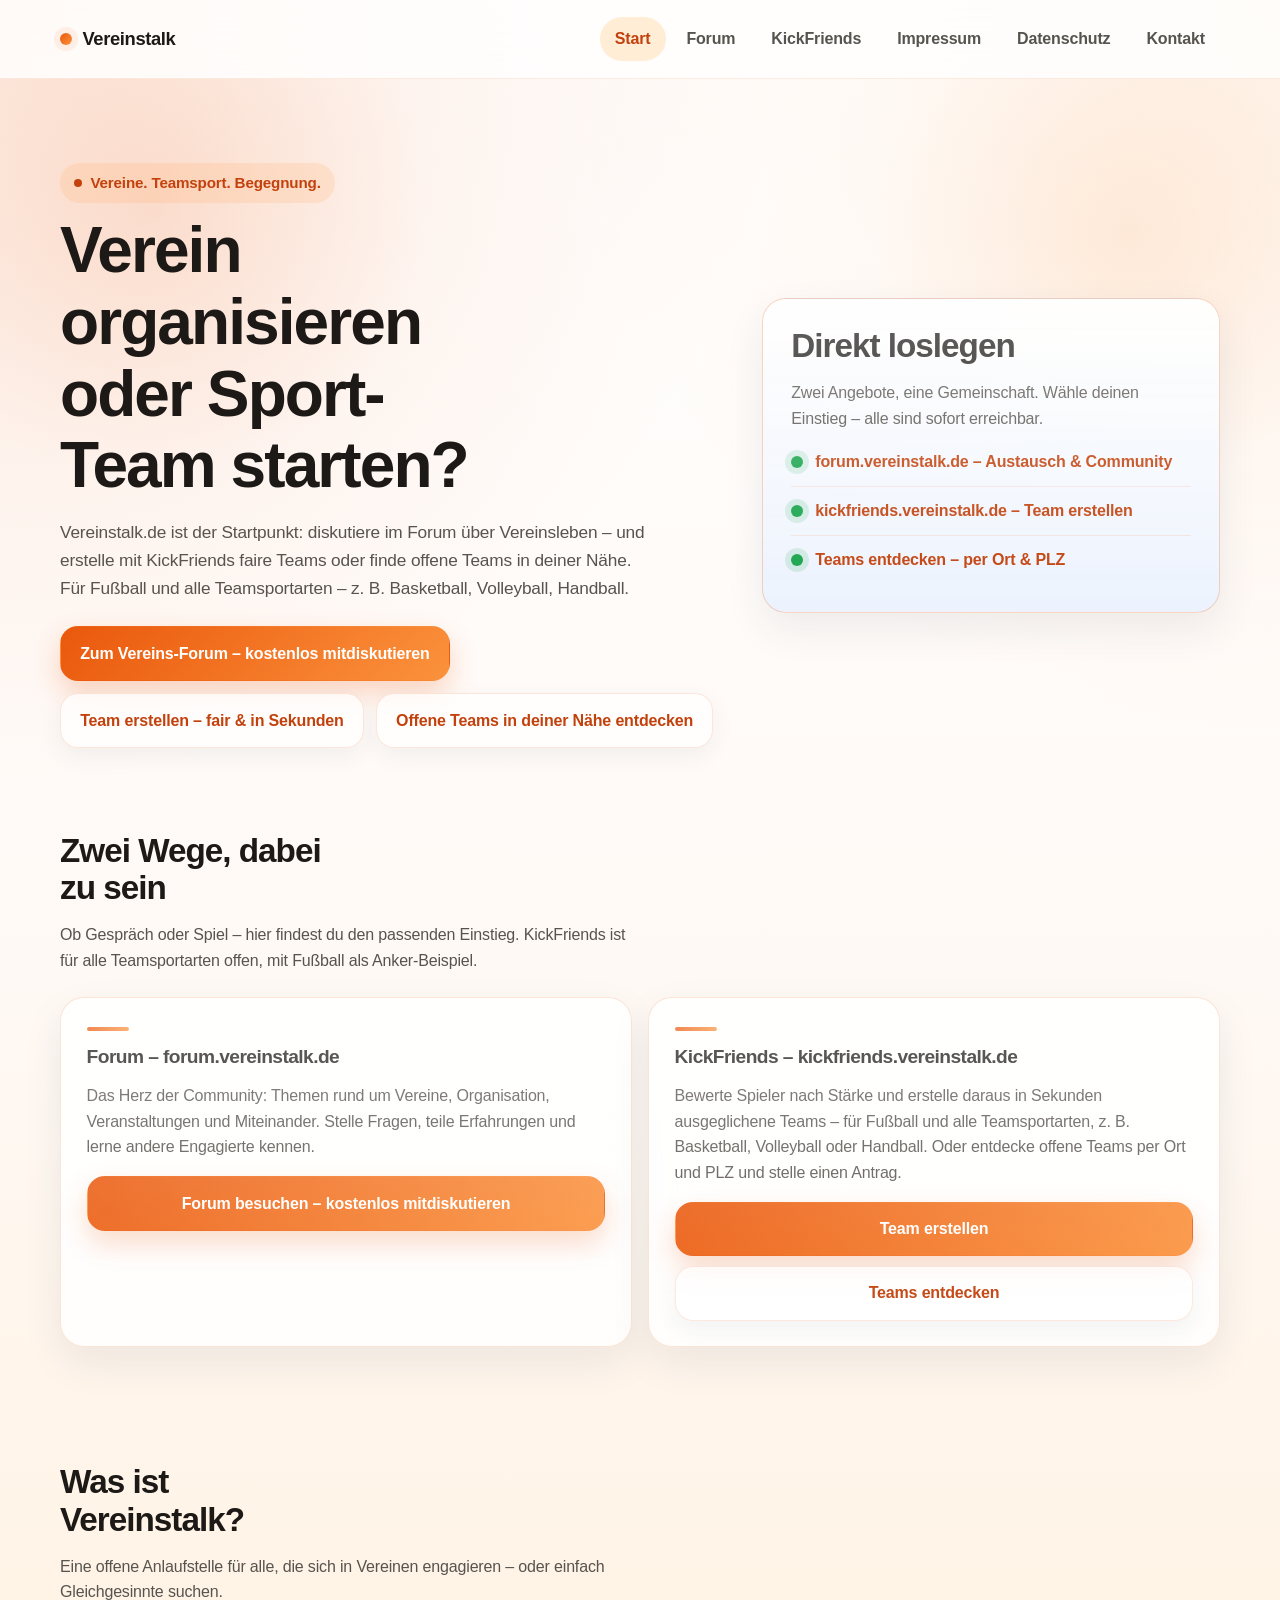
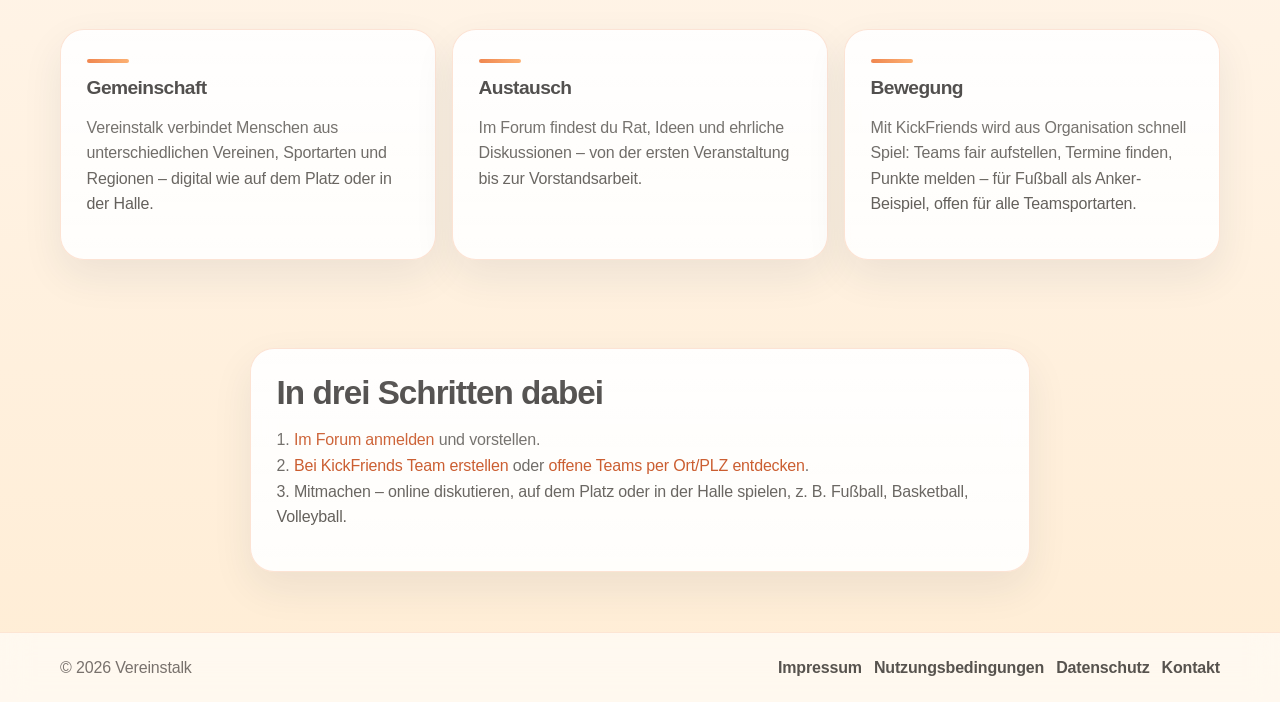
<file: de.vereinstalk/docs/index.html>
<!doctype html>
<html lang="de">
<head>
  <meta charset="utf-8">
  <meta name="viewport" content="width=device-width, initial-scale=1">
  <meta name="description" content="Vereinstalk – Treffpunkt für Vereine und Teamsport. Tausche dich im Forum aus und erstelle mit KickFriends faire Teams – für Fußball und alle Teamsportarten.">
  <title>Vereinstalk – Vereine. Menschen. Begegnung.</title>
  <link rel="canonical" href="https://vereinstalk.de/">
  <meta name="theme-color" content="#ea580c">
  <meta property="og:type" content="website">
  <meta property="og:locale" content="de_DE">
  <meta property="og:site_name" content="Vereinstalk">
  <meta property="og:title" content="Vereinstalk – Vereine. Menschen. Begegnung.">
  <meta property="og:description" content="Vereinstalk bringt zusammen, was zusammengehört: Diskutiere im Forum über Vereinsleben – und erstelle mit KickFriends faire Teams oder finde offene Teams in deiner Nähe. Für Fußball und alle Teamsportarten.">
  <meta property="og:url" content="https://vereinstalk.de/">
  <meta property="og:image" content="https://vereinstalk.de/assets/og-image.jpg">
  <meta property="og:image:secure_url" content="https://vereinstalk.de/assets/og-image.jpg">
  <meta property="og:image:type" content="image/jpeg">
  <meta property="og:image:width" content="1200">
  <meta property="og:image:height" content="627">
  <meta property="og:image:alt" content="Vereinstalk – Vereine. Menschen. Begegnung.">
  <meta name="twitter:card" content="summary_large_image">
  <meta name="twitter:title" content="Vereinstalk – Vereine. Menschen. Begegnung.">
  <meta name="twitter:description" content="Vereinstalk bringt zusammen, was zusammengehört: Diskutiere im Forum über Vereinsleben – und erstelle mit KickFriends faire Teams oder finde offene Teams in deiner Nähe. Für Fußball und alle Teamsportarten.">
  <meta name="twitter:image" content="https://vereinstalk.de/assets/og-image.jpg">
  <meta name="twitter:image:alt" content="Vereinstalk – Vereine. Menschen. Begegnung.">
  <link rel="stylesheet" href="assets/style.css">
  <link rel="icon" type="image/svg+xml" href="assets/favicon.svg">
</head>
<body>
<header class="site-header">
  <div class="container header-inner">
    <a class="brand" href="index.html">Vereinstalk</a>
    <nav class="site-nav" aria-label="Hauptnavigation">
      <a href="index.html" aria-current="page">Start</a>
      <a href="https://forum.vereinstalk.de">Forum</a>
      <a href="https://kickfriends.vereinstalk.de">KickFriends</a>
      <a href="impressum.html">Impressum</a>
      <a href="privacy.html">Datenschutz</a>
      <a href="support.html">Kontakt</a>
    </nav>
  </div>
</header>

<main>
  <section class="hero">
    <div class="container hero-grid">
      <div>
        <p class="eyebrow">Vereine. Teamsport. Begegnung.</p>
        <h1>Verein organisieren oder Sport-Team starten?</h1>
        <p class="lead">
          Vereinstalk.de ist der Startpunkt:
          diskutiere im Forum über Vereinsleben –
          und erstelle mit KickFriends faire Teams oder finde offene
          Teams in deiner Nähe. Für Fußball und alle Teamsportarten –
          z.&nbsp;B. Basketball, Volleyball, Handball.
        </p>
        <div class="button-row">
          <a class="button primary" href="https://forum.vereinstalk.de/t/vereinsleben?utm_source=vereinstalk-de&utm_medium=hero&utm_campaign=forum">Zum Vereins-Forum – kostenlos mitdiskutieren</a>
          <a class="button secondary" href="https://kickfriends.vereinstalk.de/register?utm_source=vereinstalk-de&utm_medium=hero&utm_campaign=kickfriends-create">Team erstellen – fair &amp; in Sekunden</a>
          <a class="button secondary" href="https://kickfriends.vereinstalk.de/entdecken?utm_source=vereinstalk-de&utm_medium=hero&utm_campaign=kickfriends-discover">Offene Teams in deiner Nähe entdecken</a>
        </div>
      </div>

      <aside class="card hero-card" aria-label="Unsere Angebote im Überblick">
        <h2>Direkt loslegen</h2>
        <p>
          Zwei Angebote, eine Gemeinschaft. Wähle deinen Einstieg –
          alle sind sofort erreichbar.
        </p>
        <ul class="status-list">
          <li><span class="status-dot" style="background:#16a34a;box-shadow:0 0 0 6px rgba(22,163,74,.14)" aria-hidden="true"></span> <a href="https://forum.vereinstalk.de/t/vereinsleben?utm_source=vereinstalk-de&utm_medium=hero-card&utm_campaign=forum">forum.vereinstalk.de – Austausch &amp; Community</a></li>
          <li><span class="status-dot" style="background:#16a34a;box-shadow:0 0 0 6px rgba(22,163,74,.14)" aria-hidden="true"></span> <a href="https://kickfriends.vereinstalk.de/register?utm_source=vereinstalk-de&utm_medium=hero-card&utm_campaign=kickfriends-create">kickfriends.vereinstalk.de – Team erstellen</a></li>
          <li><span class="status-dot" style="background:#16a34a;box-shadow:0 0 0 6px rgba(22,163,74,.14)" aria-hidden="true"></span> <a href="https://kickfriends.vereinstalk.de/entdecken?utm_source=vereinstalk-de&utm_medium=hero-card&utm_campaign=kickfriends-discover">Teams entdecken – per Ort &amp; PLZ</a></li>
        </ul>
      </aside>
    </div>
  </section>

  <section id="angebote" class="section alt-section">
    <div class="container">
      <div class="section-heading">
        <h2>Zwei Wege, dabei zu sein</h2>
        <p>
          Ob Gespräch oder Spiel – hier findest du den passenden Einstieg.
          KickFriends ist für alle Teamsportarten offen, mit Fußball als Anker-Beispiel.
        </p>
      </div>
      <div class="card-grid two">
        <article class="card store-card">
          <h3>Forum – forum.vereinstalk.de</h3>
          <p>
            Das Herz der Community: Themen rund um Vereine, Organisation,
            Veranstaltungen und Miteinander. Stelle Fragen, teile Erfahrungen
            und lerne andere Engagierte kennen.
          </p>
          <a class="button primary full-width" href="https://forum.vereinstalk.de/t/vereinsleben?utm_source=vereinstalk-de&utm_medium=angebote&utm_campaign=forum">Forum besuchen – kostenlos mitdiskutieren</a>
        </article>
        <article class="card store-card">
          <h3>KickFriends – kickfriends.vereinstalk.de</h3>
          <p>
            Bewerte Spieler nach Stärke und erstelle daraus in Sekunden
            ausgeglichene Teams – für Fußball und alle Teamsportarten,
            z.&nbsp;B. Basketball, Volleyball oder Handball. Oder entdecke
            offene Teams per Ort und PLZ und stelle einen Antrag.
          </p>
          <a class="button primary full-width" href="https://kickfriends.vereinstalk.de/register?utm_source=vereinstalk-de&utm_medium=angebote&utm_campaign=kickfriends-create">Team erstellen</a>
          <p style="margin:.6rem 0 0">
            <a class="button secondary full-width" href="https://kickfriends.vereinstalk.de/entdecken?utm_source=vereinstalk-de&utm_medium=angebote&utm_campaign=kickfriends-discover">Teams entdecken</a>
          </p>
        </article>
      </div>
    </div>
  </section>

  <section class="section">
    <div class="container">
      <div class="section-heading">
        <h2>Was ist Vereinstalk?</h2>
        <p>
          Eine offene Anlaufstelle für alle, die sich in Vereinen engagieren –
          oder einfach Gleichgesinnte suchen.
        </p>
      </div>
      <div class="card-grid three">
        <article class="card">
          <h3>Gemeinschaft</h3>
          <p>
            Vereinstalk verbindet Menschen aus unterschiedlichen Vereinen,
            Sportarten und Regionen – digital wie auf dem Platz oder in der Halle.
          </p>
        </article>
        <article class="card">
          <h3>Austausch</h3>
          <p>
            Im Forum findest du Rat, Ideen und ehrliche Diskussionen –
            von der ersten Veranstaltung bis zur Vorstandsarbeit.
          </p>
        </article>
        <article class="card">
          <h3>Bewegung</h3>
          <p>
            Mit KickFriends wird aus Organisation schnell Spiel: Teams fair
            aufstellen, Termine finden, Punkte melden – für Fußball als
            Anker-Beispiel, offen für alle Teamsportarten.
          </p>
        </article>
      </div>
    </div>
  </section>

  <section class="section">
    <div class="container narrow">
      <div class="card legal-card">
        <h2>In drei Schritten dabei</h2>
        <p>
          1. <a href="https://forum.vereinstalk.de/t/vereinsleben?utm_source=vereinstalk-de&utm_medium=howto&utm_campaign=forum">Im Forum anmelden</a> und vorstellen.<br>
          2. <a href="https://kickfriends.vereinstalk.de/register?utm_source=vereinstalk-de&utm_medium=howto&utm_campaign=kickfriends-create">Bei KickFriends Team erstellen</a> oder <a href="https://kickfriends.vereinstalk.de/entdecken?utm_source=vereinstalk-de&utm_medium=howto&utm_campaign=kickfriends-discover">offene Teams per Ort/PLZ entdecken</a>.<br>
          3. Mitmachen – online diskutieren, auf dem Platz oder in der Halle spielen, z.&nbsp;B. Fußball, Basketball, Volleyball.
        </p>
      </div>
    </div>
  </section>
</main>

<footer class="site-footer">
  <div class="container footer-inner">
    <p>© <span id="year"></span> Vereinstalk</p>
    <div class="footer-links">
      <a href="impressum.html">Impressum</a>
      <a href="terms.html">Nutzungsbedingungen</a>
      <a href="privacy.html">Datenschutz</a>
      <a href="support.html">Kontakt</a>
    </div>
  </div>
</footer>

<script src="assets/main.js"></script>
</body>
</html>
</file>
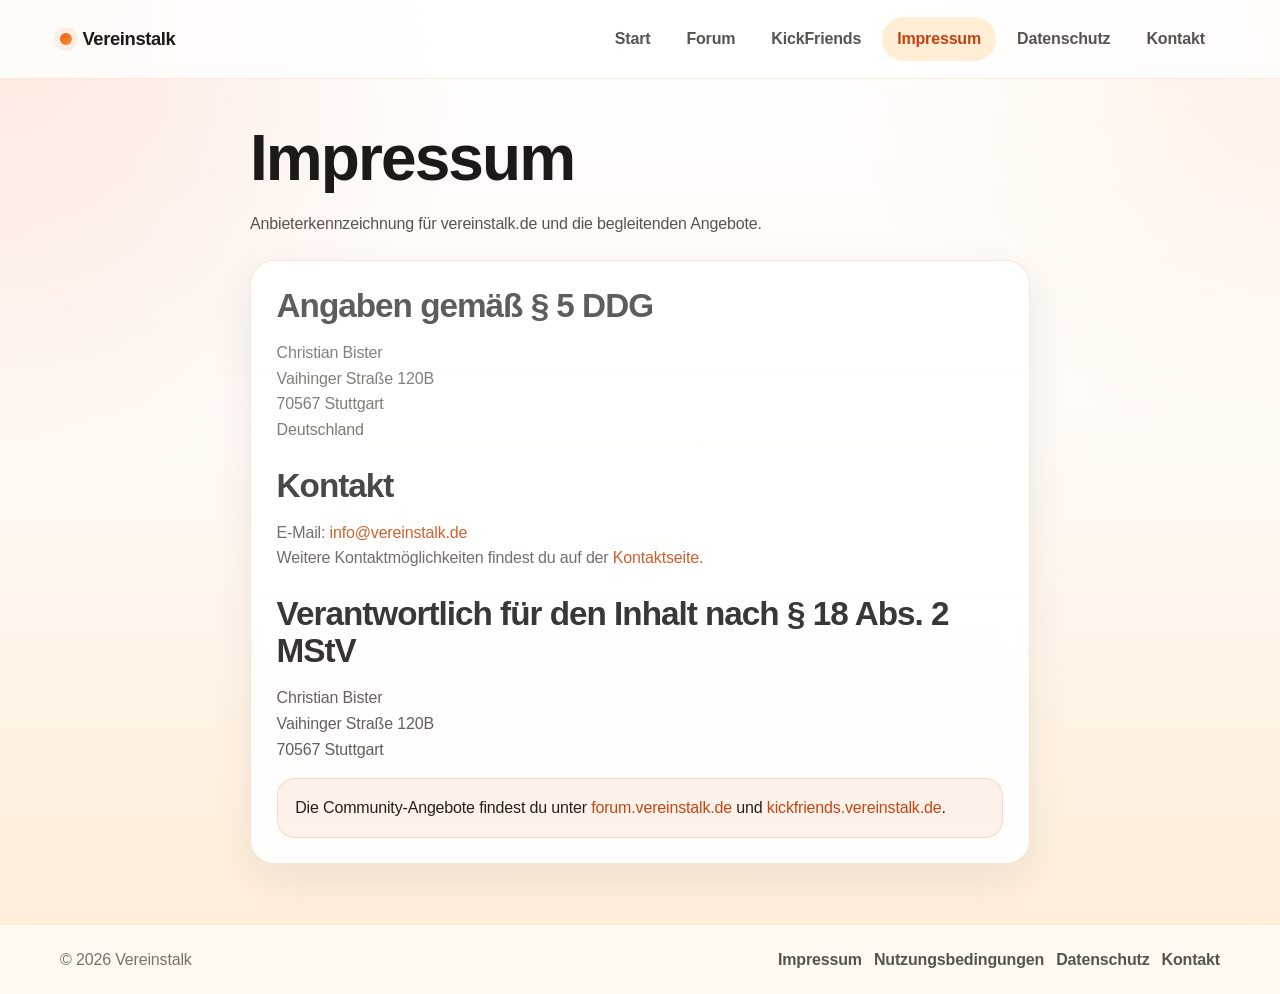
<file: de.vereinstalk/docs/impressum.html>
<!doctype html>
<html lang="de">
<head>
  <meta charset="utf-8">
  <meta name="viewport" content="width=device-width, initial-scale=1">
  <meta name="description" content="Impressum von Vereinstalk">
  <title>Impressum – Vereinstalk</title>
  <link rel="canonical" href="https://vereinstalk.de/impressum.html">
  <meta name="theme-color" content="#ea580c">
  <meta property="og:type" content="website">
  <meta property="og:locale" content="de_DE">
  <meta property="og:site_name" content="Vereinstalk">
  <meta property="og:title" content="Impressum – Vereinstalk">
  <meta property="og:description" content="Impressum von Vereinstalk – Anbieterkennzeichnung für vereinstalk.de und die begleitenden Angebote.">
  <meta property="og:url" content="https://vereinstalk.de/impressum.html">
  <meta property="og:image" content="https://vereinstalk.de/assets/og-image.jpg">
  <meta property="og:image:secure_url" content="https://vereinstalk.de/assets/og-image.jpg">
  <meta property="og:image:type" content="image/jpeg">
  <meta property="og:image:width" content="1200">
  <meta property="og:image:height" content="627">
  <meta property="og:image:alt" content="Vereinstalk – Vereine. Menschen. Begegnung.">
  <meta name="twitter:card" content="summary_large_image">
  <meta name="twitter:title" content="Impressum – Vereinstalk">
  <meta name="twitter:description" content="Impressum von Vereinstalk – Anbieterkennzeichnung für vereinstalk.de und die begleitenden Angebote.">
  <meta name="twitter:image" content="https://vereinstalk.de/assets/og-image.jpg">
  <meta name="twitter:image:alt" content="Vereinstalk – Vereine. Menschen. Begegnung.">
  <link rel="stylesheet" href="assets/style.css">
  <link rel="icon" type="image/svg+xml" href="assets/favicon.svg">
</head>
<body>
<header class="site-header">
  <div class="container header-inner">
    <a class="brand" href="index.html">Vereinstalk</a>
    <nav class="site-nav" aria-label="Hauptnavigation">
      <a href="index.html">Start</a>
      <a href="https://forum.vereinstalk.de">Forum</a>
      <a href="https://kickfriends.vereinstalk.de">KickFriends</a>
      <a href="impressum.html" aria-current="page">Impressum</a>
      <a href="privacy.html">Datenschutz</a>
      <a href="support.html">Kontakt</a>
    </nav>
  </div>
</header>

<main class="section">
  <div class="container narrow">
    <div class="section-heading">
      <h1>Impressum</h1>
      <p>Anbieterkennzeichnung für vereinstalk.de und die begleitenden Angebote.</p>
    </div>

    <article class="card legal-card">
      <h2>Angaben gemäß § 5 DDG</h2>
      <p>
        Christian Bister<br>
        Vaihinger Straße 120B<br>
        70567 Stuttgart<br>
        Deutschland
      </p>

      <h2>Kontakt</h2>
      <p>
        E-Mail: <a href="mailto:info@vereinstalk.de">info@vereinstalk.de</a><br>
        Weitere Kontaktmöglichkeiten findest du auf der <a href="support.html">Kontaktseite</a>.
      </p>

      <h2>Verantwortlich für den Inhalt nach § 18 Abs. 2 MStV</h2>
      <p>
        Christian Bister<br>
        Vaihinger Straße 120B<br>
        70567 Stuttgart
      </p>

      <div class="notice info">
        Die Community-Angebote findest du unter
        <a href="https://forum.vereinstalk.de">forum.vereinstalk.de</a> und
        <a href="https://kickfriends.vereinstalk.de">kickfriends.vereinstalk.de</a>.
      </div>
    </article>
  </div>
</main>

<footer class="site-footer">
  <div class="container footer-inner">
    <p>© <span id="year"></span> Vereinstalk</p>
    <div class="footer-links">
      <a href="impressum.html">Impressum</a>
      <a href="terms.html">Nutzungsbedingungen</a>
      <a href="privacy.html">Datenschutz</a>
      <a href="support.html">Kontakt</a>
    </div>
  </div>
</footer>

<script src="assets/main.js"></script>
</body>
</html>
</file>
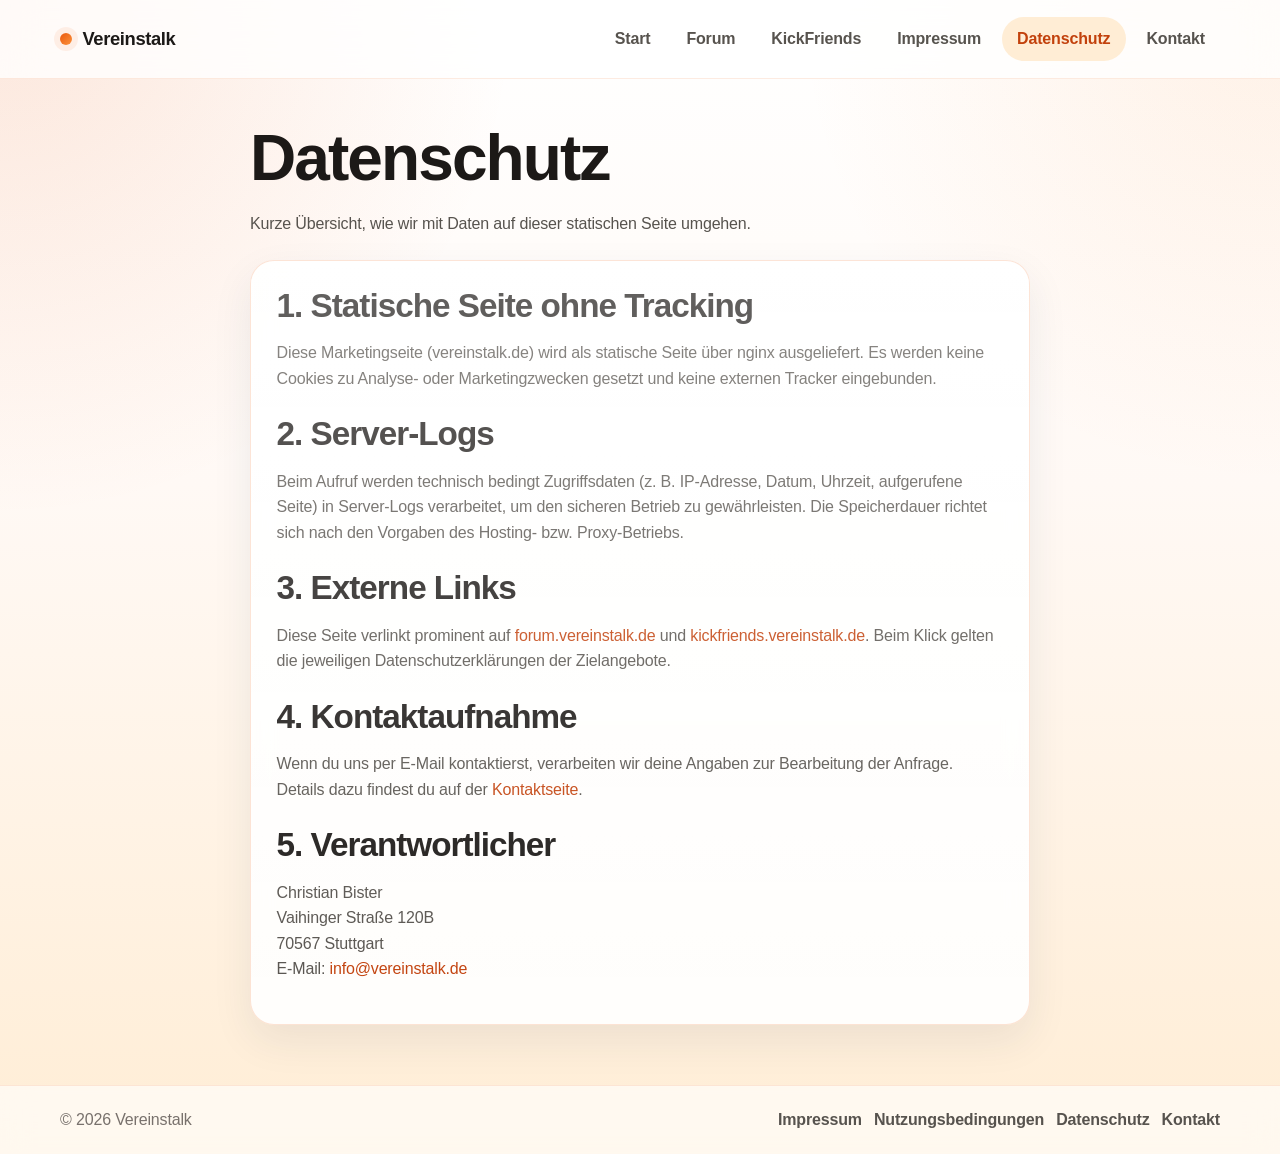
<file: de.vereinstalk/docs/privacy.html>
<!doctype html>
<html lang="de">
<head>
  <meta charset="utf-8">
  <meta name="viewport" content="width=device-width, initial-scale=1">
  <meta name="description" content="Datenschutzerklärung von Vereinstalk">
  <title>Datenschutz – Vereinstalk</title>
  <link rel="canonical" href="https://vereinstalk.de/privacy.html">
  <meta name="theme-color" content="#ea580c">
  <meta property="og:type" content="website">
  <meta property="og:locale" content="de_DE">
  <meta property="og:site_name" content="Vereinstalk">
  <meta property="og:title" content="Datenschutz – Vereinstalk">
  <meta property="og:description" content="Datenschutzerklärung von Vereinstalk – Informationen zur Verarbeitung personenbezogener Daten.">
  <meta property="og:url" content="https://vereinstalk.de/privacy.html">
  <meta property="og:image" content="https://vereinstalk.de/assets/og-image.jpg">
  <meta property="og:image:secure_url" content="https://vereinstalk.de/assets/og-image.jpg">
  <meta property="og:image:type" content="image/jpeg">
  <meta property="og:image:width" content="1200">
  <meta property="og:image:height" content="627">
  <meta property="og:image:alt" content="Vereinstalk – Vereine. Menschen. Begegnung.">
  <meta name="twitter:card" content="summary_large_image">
  <meta name="twitter:title" content="Datenschutz – Vereinstalk">
  <meta name="twitter:description" content="Datenschutzerklärung von Vereinstalk – Informationen zur Verarbeitung personenbezogener Daten.">
  <meta name="twitter:image" content="https://vereinstalk.de/assets/og-image.jpg">
  <meta name="twitter:image:alt" content="Vereinstalk – Vereine. Menschen. Begegnung.">
  <link rel="stylesheet" href="assets/style.css">
  <link rel="icon" type="image/svg+xml" href="assets/favicon.svg">
</head>
<body>
<header class="site-header">
  <div class="container header-inner">
    <a class="brand" href="index.html">Vereinstalk</a>
    <nav class="site-nav" aria-label="Hauptnavigation">
      <a href="index.html">Start</a>
      <a href="https://forum.vereinstalk.de">Forum</a>
      <a href="https://kickfriends.vereinstalk.de">KickFriends</a>
      <a href="impressum.html">Impressum</a>
      <a href="privacy.html" aria-current="page">Datenschutz</a>
      <a href="support.html">Kontakt</a>
    </nav>
  </div>
</header>

<main class="section">
  <div class="container narrow">
    <div class="section-heading">
      <h1>Datenschutz</h1>
      <p>Kurze Übersicht, wie wir mit Daten auf dieser statischen Seite umgehen.</p>
    </div>

    <article class="card legal-card">
      <h2>1. Statische Seite ohne Tracking</h2>
      <p>
        Diese Marketingseite (vereinstalk.de) wird als statische Seite über nginx
        ausgeliefert. Es werden keine Cookies zu Analyse- oder Marketingzwecken
        gesetzt und keine externen Tracker eingebunden.
      </p>

      <h2>2. Server-Logs</h2>
      <p>
        Beim Aufruf werden technisch bedingt Zugriffsdaten (z.&nbsp;B. IP-Adresse,
        Datum, Uhrzeit, aufgerufene Seite) in Server-Logs verarbeitet, um den
        sicheren Betrieb zu gewährleisten. Die Speicherdauer richtet sich nach
        den Vorgaben des Hosting- bzw. Proxy-Betriebs.
      </p>

      <h2>3. Externe Links</h2>
      <p>
        Diese Seite verlinkt prominent auf
        <a href="https://forum.vereinstalk.de">forum.vereinstalk.de</a> und
        <a href="https://kickfriends.vereinstalk.de">kickfriends.vereinstalk.de</a>.
        Beim Klick gelten die jeweiligen Datenschutzerklärungen der Zielangebote.
      </p>

      <h2>4. Kontaktaufnahme</h2>
      <p>
        Wenn du uns per E-Mail kontaktierst, verarbeiten wir deine Angaben zur
        Bearbeitung der Anfrage. Details dazu findest du auf der
        <a href="support.html">Kontaktseite</a>.
      </p>

      <h2>5. Verantwortlicher</h2>
      <p>
        Christian Bister<br>
        Vaihinger Straße 120B<br>
        70567 Stuttgart<br>
        E-Mail: <a href="mailto:info@vereinstalk.de">info@vereinstalk.de</a>
      </p>
    </article>
  </div>
</main>

<footer class="site-footer">
  <div class="container footer-inner">
    <p>© <span id="year"></span> Vereinstalk</p>
    <div class="footer-links">
      <a href="impressum.html">Impressum</a>
      <a href="terms.html">Nutzungsbedingungen</a>
      <a href="privacy.html">Datenschutz</a>
      <a href="support.html">Kontakt</a>
    </div>
  </div>
</footer>

<script src="assets/main.js"></script>
</body>
</html>
</file>
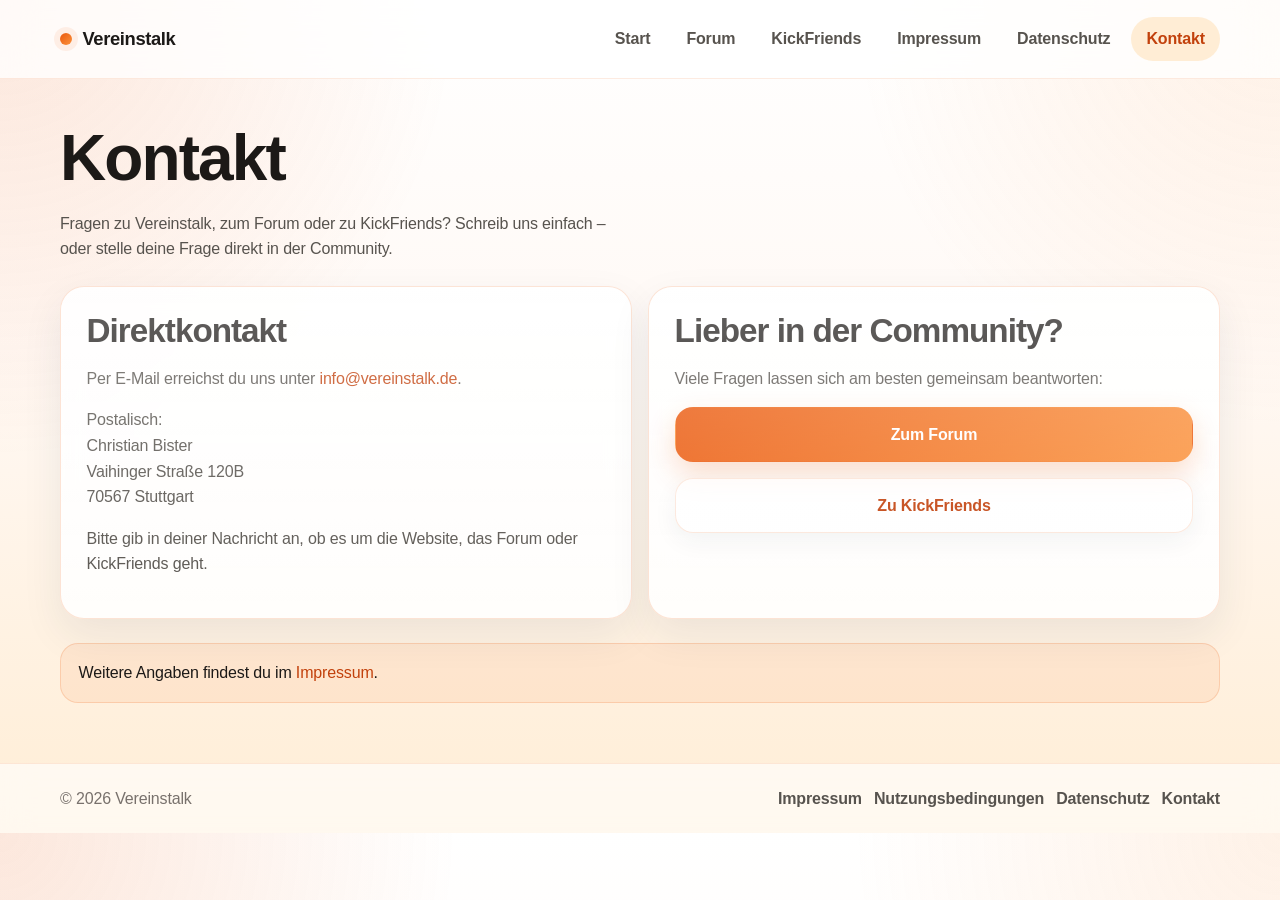
<file: de.vereinstalk/docs/support.html>
<!doctype html>
<html lang="de">
<head>
  <meta charset="utf-8">
  <meta name="viewport" content="width=device-width, initial-scale=1">
  <meta name="description" content="Kontakt zu Vereinstalk">
  <title>Kontakt – Vereinstalk</title>
  <link rel="canonical" href="https://vereinstalk.de/support.html">
  <meta name="theme-color" content="#ea580c">
  <meta property="og:type" content="website">
  <meta property="og:locale" content="de_DE">
  <meta property="og:site_name" content="Vereinstalk">
  <meta property="og:title" content="Kontakt – Vereinstalk">
  <meta property="og:description" content="Kontakt zu Vereinstalk – wir helfen dir bei Fragen zu Forum, KickFriends und Community weiter.">
  <meta property="og:url" content="https://vereinstalk.de/support.html">
  <meta property="og:image" content="https://vereinstalk.de/assets/og-image.jpg">
  <meta property="og:image:secure_url" content="https://vereinstalk.de/assets/og-image.jpg">
  <meta property="og:image:type" content="image/jpeg">
  <meta property="og:image:width" content="1200">
  <meta property="og:image:height" content="627">
  <meta property="og:image:alt" content="Vereinstalk – Vereine. Menschen. Begegnung.">
  <meta name="twitter:card" content="summary_large_image">
  <meta name="twitter:title" content="Kontakt – Vereinstalk">
  <meta name="twitter:description" content="Kontakt zu Vereinstalk – wir helfen dir bei Fragen zu Forum, KickFriends und Community weiter.">
  <meta name="twitter:image" content="https://vereinstalk.de/assets/og-image.jpg">
  <meta name="twitter:image:alt" content="Vereinstalk – Vereine. Menschen. Begegnung.">
  <link rel="stylesheet" href="assets/style.css">
  <link rel="icon" type="image/svg+xml" href="assets/favicon.svg">
</head>
<body>
<header class="site-header">
  <div class="container header-inner">
    <a class="brand" href="index.html">Vereinstalk</a>
    <nav class="site-nav" aria-label="Hauptnavigation">
      <a href="index.html">Start</a>
      <a href="https://forum.vereinstalk.de">Forum</a>
      <a href="https://kickfriends.vereinstalk.de">KickFriends</a>
      <a href="impressum.html">Impressum</a>
      <a href="privacy.html">Datenschutz</a>
      <a href="support.html" aria-current="page">Kontakt</a>
    </nav>
  </div>
</header>

<main class="section">
  <div class="container">
    <div class="section-heading narrow">
      <h1>Kontakt</h1>
      <p>
        Fragen zu Vereinstalk, zum Forum oder zu KickFriends?
        Schreib uns einfach – oder stelle deine Frage direkt in der Community.
      </p>
    </div>

    <div class="card-grid two">
      <section class="card form-card">
        <h2>Direktkontakt</h2>
        <p>
          Per E-Mail erreichst du uns unter
          <a href="mailto:info@vereinstalk.de">info@vereinstalk.de</a>.
        </p>
        <p>
          Postalisch:<br>
          Christian Bister<br>
          Vaihinger Straße 120B<br>
          70567 Stuttgart
        </p>
        <p>
          Bitte gib in deiner Nachricht an, ob es um die Website,
          das Forum oder KickFriends geht.
        </p>
      </section>

      <section class="card form-card">
        <h2>Lieber in der Community?</h2>
        <p>
          Viele Fragen lassen sich am besten gemeinsam beantworten:
        </p>
        <p>
          <a class="button primary full-width" href="https://forum.vereinstalk.de">Zum Forum</a>
        </p>
        <p>
          <a class="button secondary full-width" href="https://kickfriends.vereinstalk.de">Zu KickFriends</a>
        </p>
      </section>
    </div>

    <div class="notice info top-gap">
      Weitere Angaben findest du im <a href="impressum.html">Impressum</a>.
    </div>
  </div>
</main>

<footer class="site-footer">
  <div class="container footer-inner">
    <p>© <span id="year"></span> Vereinstalk</p>
    <div class="footer-links">
      <a href="impressum.html">Impressum</a>
      <a href="terms.html">Nutzungsbedingungen</a>
      <a href="privacy.html">Datenschutz</a>
      <a href="support.html">Kontakt</a>
    </div>
  </div>
</footer>

<script src="assets/main.js"></script>
</body>
</html>
</file>
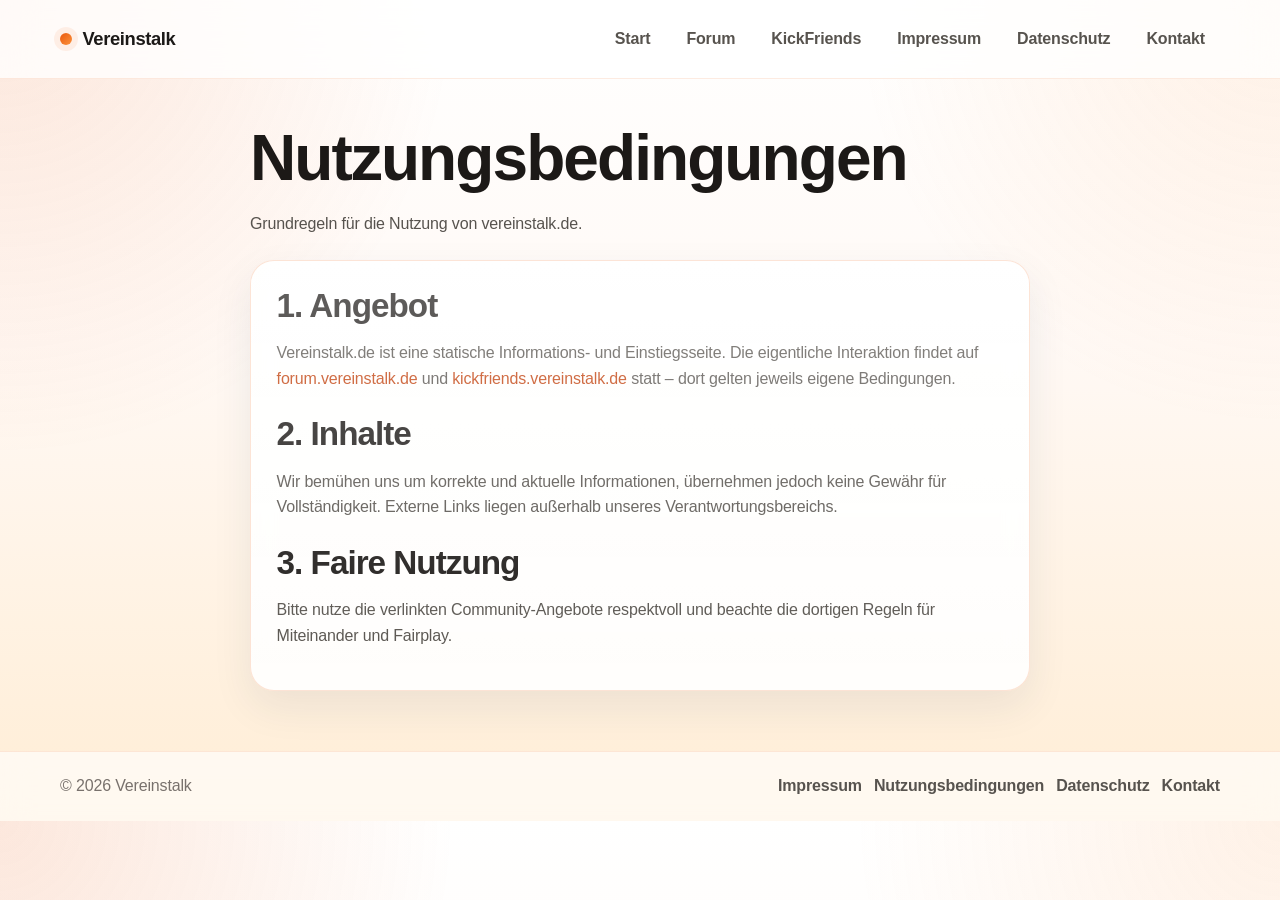
<file: de.vereinstalk/docs/terms.html>
<!doctype html>
<html lang="de">
<head>
  <meta charset="utf-8">
  <meta name="viewport" content="width=device-width, initial-scale=1">
  <meta name="description" content="Nutzungsbedingungen von Vereinstalk">
  <title>Nutzungsbedingungen – Vereinstalk</title>
  <link rel="canonical" href="https://vereinstalk.de/terms.html">
  <meta name="theme-color" content="#ea580c">
  <meta property="og:type" content="website">
  <meta property="og:locale" content="de_DE">
  <meta property="og:site_name" content="Vereinstalk">
  <meta property="og:title" content="Nutzungsbedingungen – Vereinstalk">
  <meta property="og:description" content="Nutzungsbedingungen von Vereinstalk – Regeln für ein faires Miteinander in Forum und Community.">
  <meta property="og:url" content="https://vereinstalk.de/terms.html">
  <meta property="og:image" content="https://vereinstalk.de/assets/og-image.jpg">
  <meta property="og:image:secure_url" content="https://vereinstalk.de/assets/og-image.jpg">
  <meta property="og:image:type" content="image/jpeg">
  <meta property="og:image:width" content="1200">
  <meta property="og:image:height" content="627">
  <meta property="og:image:alt" content="Vereinstalk – Vereine. Menschen. Begegnung.">
  <meta name="twitter:card" content="summary_large_image">
  <meta name="twitter:title" content="Nutzungsbedingungen – Vereinstalk">
  <meta name="twitter:description" content="Nutzungsbedingungen von Vereinstalk – Regeln für ein faires Miteinander in Forum und Community.">
  <meta name="twitter:image" content="https://vereinstalk.de/assets/og-image.jpg">
  <meta name="twitter:image:alt" content="Vereinstalk – Vereine. Menschen. Begegnung.">
  <link rel="stylesheet" href="assets/style.css">
  <link rel="icon" type="image/svg+xml" href="assets/favicon.svg">
</head>
<body>
<header class="site-header">
  <div class="container header-inner">
    <a class="brand" href="index.html">Vereinstalk</a>
    <nav class="site-nav" aria-label="Hauptnavigation">
      <a href="index.html">Start</a>
      <a href="https://forum.vereinstalk.de">Forum</a>
      <a href="https://kickfriends.vereinstalk.de">KickFriends</a>
      <a href="impressum.html">Impressum</a>
      <a href="privacy.html">Datenschutz</a>
      <a href="support.html">Kontakt</a>
    </nav>
  </div>
</header>

<main class="section">
  <div class="container narrow">
    <div class="section-heading">
      <h1>Nutzungsbedingungen</h1>
      <p>Grundregeln für die Nutzung von vereinstalk.de.</p>
    </div>

    <article class="card legal-card">
      <h2>1. Angebot</h2>
      <p>
        Vereinstalk.de ist eine statische Informations- und Einstiegsseite.
        Die eigentliche Interaktion findet auf
        <a href="https://forum.vereinstalk.de">forum.vereinstalk.de</a> und
        <a href="https://kickfriends.vereinstalk.de">kickfriends.vereinstalk.de</a>
        statt – dort gelten jeweils eigene Bedingungen.
      </p>

      <h2>2. Inhalte</h2>
      <p>
        Wir bemühen uns um korrekte und aktuelle Informationen, übernehmen
        jedoch keine Gewähr für Vollständigkeit. Externe Links liegen
        außerhalb unseres Verantwortungsbereichs.
      </p>

      <h2>3. Faire Nutzung</h2>
      <p>
        Bitte nutze die verlinkten Community-Angebote respektvoll und beachte
        die dortigen Regeln für Miteinander und Fairplay.
      </p>
    </article>
  </div>
</main>

<footer class="site-footer">
  <div class="container footer-inner">
    <p>© <span id="year"></span> Vereinstalk</p>
    <div class="footer-links">
      <a href="impressum.html">Impressum</a>
      <a href="terms.html">Nutzungsbedingungen</a>
      <a href="privacy.html">Datenschutz</a>
      <a href="support.html">Kontakt</a>
    </div>
  </div>
</footer>

<script src="assets/main.js"></script>
</body>
</html>
</file>
<file: de.vereinstalk/docs/assets/style.css>
:root {
  --color-primary: #ea580c;
  --color-primary-dark: #c2410c;
  --color-primary-soft: #ffedd5;
  --color-accent: #fb923c;
  --color-accent-dark: #c2410c;
  --color-accent-soft: #fff7ed;
  --color-bg: #fff9f5;
  --color-bg-strong: #ffedd5;
  --color-card: rgba(255, 255, 255, 0.88);
  --color-card-solid: #ffffff;
  --color-border: rgba(234, 88, 12, 0.16);
  --color-border-strong: rgba(234, 88, 12, 0.24);
  --color-text: #1c1917;
  --color-text-secondary: #57534e;
  --color-text-muted: #78716c;
  --color-text-on-primary: #ffffff;
  --color-danger: #d95c5c;
  --color-danger-soft: #fdeeee;
  --color-warning: #e8a34a;

  --space-xs: 4px;
  --space-sm: 8px;
  --space-md: 12px;
  --space-lg: 16px;
  --space-xl: 24px;
  --space-xxl: 32px;
  --space-xxxl: 56px;

  --radius-sm: 10px;
  --radius-md: 16px;
  --radius-lg: 24px;
  --radius-xl: 32px;
  --radius-pill: 999px;

  --shadow-card: 0 16px 40px rgba(24, 50, 74, 0.08);
  --shadow-soft: 0 8px 24px rgba(24, 50, 74, 0.06);
  --shadow-button: 0 12px 28px rgba(234, 88, 12, 0.24);

  --max-width: 1160px;
  --max-width-narrow: 780px;
}

* {
  box-sizing: border-box;
}

html {
  scroll-behavior: smooth;
}

body {
  margin: 0;
  font-family: -apple-system, BlinkMacSystemFont, "Segoe UI", Inter, Roboto, Helvetica, Arial, sans-serif;
  line-height: 1.6;
  letter-spacing: -0.01em;
  color: var(--color-text);
  background:
          radial-gradient(circle at top left, rgba(234, 88, 12, 0.14), transparent 30%),
          radial-gradient(circle at top right, rgba(251, 146, 60, 0.12), transparent 28%),
          linear-gradient(180deg, #ffffff 0%, var(--color-bg) 42%, #ffedd5 100%);
}

a {
  color: var(--color-primary-dark);
  text-decoration: none;
  transition: color 0.18s ease, opacity 0.18s ease, background 0.18s ease;
}

a:hover {
  text-decoration: none;
  color: var(--color-primary);
}

img {
  max-width: 100%;
  height: auto;
}

.container {
  width: min(calc(100% - 2rem), var(--max-width));
  margin: 0 auto;
}

.narrow {
  max-width: var(--max-width-narrow);
}

.site-header {
  position: sticky;
  top: 0;
  z-index: 100;
  background: rgba(255, 255, 255, 0.78);
  backdrop-filter: blur(18px);
  -webkit-backdrop-filter: blur(18px);
  border-bottom: 1px solid rgba(234, 88, 12, 0.12);
}

.header-inner {
  display: flex;
  align-items: center;
  justify-content: space-between;
  gap: var(--space-lg);
  min-height: 78px;
}

.brand {
  display: inline-flex;
  align-items: center;
  gap: 0.65rem;
  font-weight: 800;
  font-size: 1.15rem;
  letter-spacing: -0.02em;
  color: var(--color-text);
}

.brand::before {
  content: "";
  width: 12px;
  height: 12px;
  border-radius: 50%;
  background: linear-gradient(135deg, var(--color-primary) 0%, var(--color-accent) 100%);
  box-shadow: 0 0 0 6px rgba(234, 88, 12, 0.08);
}

.brand:hover {
  text-decoration: none;
  color: var(--color-text);
}

.site-nav {
  display: flex;
  flex-wrap: wrap;
  justify-content: flex-end;
  gap: 0.35rem;
}

.site-nav a {
  display: inline-flex;
  align-items: center;
  justify-content: center;
  min-height: 42px;
  padding: 0.55rem 0.95rem;
  border-radius: var(--radius-pill);
  color: var(--color-text-secondary);
  font-weight: 600;
}

.site-nav a[aria-current="page"] {
  background: var(--color-primary-soft);
  color: var(--color-primary-dark);
}

.site-nav a:hover {
  background: rgba(234, 88, 12, 0.08);
  color: var(--color-primary-dark);
}

.hero {
  position: relative;
  padding: 5.25rem 0 2.5rem;
}

.hero::before {
  content: "";
  position: absolute;
  inset: 0;
  background:
          radial-gradient(circle at 12% 18%, rgba(234, 88, 12, 0.12), transparent 22%),
          radial-gradient(circle at 88% 22%, rgba(251, 146, 60, 0.12), transparent 20%);
  pointer-events: none;
}

.hero-grid {
  position: relative;
  display: grid;
  grid-template-columns: minmax(0, 1.2fr) minmax(320px, 0.82fr);
  gap: var(--space-xxl);
  align-items: center;
}

.eyebrow {
  display: inline-flex;
  align-items: center;
  gap: 0.5rem;
  margin: 0 0 var(--space-md);
  padding: 0.5rem 0.9rem;
  border-radius: var(--radius-pill);
  background: rgba(251, 146, 60, 0.14);
  color: var(--color-accent-dark);
  font-weight: 800;
  font-size: 0.95rem;
}

.eyebrow::before {
  content: "";
  width: 8px;
  height: 8px;
  border-radius: 50%;
  background: currentColor;
}

h1,
h2,
h3 {
  line-height: 1.12;
  margin-top: 0;
  letter-spacing: -0.03em;
}

h1 {
  max-width: 12ch;
  font-size: clamp(2.6rem, 5vw, 4.5rem);
  margin-bottom: var(--space-lg);
}

h2 {
  font-size: clamp(1.55rem, 2.6vw, 2.25rem);
  margin-bottom: var(--space-md);
}

h3 {
  font-size: 1.2rem;
  margin-bottom: 0.65rem;
}

.lead,
.section-heading p,
.card p,
.legal-card p,
.notice,
label,
input,
textarea,
button {
  font-size: 1rem;
}

.lead {
  max-width: 62ch;
  font-size: 1.08rem;
}

.lead,
.section-heading p,
.card p,
.legal-card p {
  color: var(--color-text-secondary);
}

.section-heading {
  margin-bottom: var(--space-xl);
}

.section-heading h2 {
  max-width: 16ch;
  margin-bottom: 0.7rem;
}

.section-heading p {
  max-width: 64ch;
}

.button-row {
  display: flex;
  flex-wrap: wrap;
  gap: var(--space-md);
  margin-top: var(--space-xl);
}

.button {
  display: inline-flex;
  align-items: center;
  justify-content: center;
  min-height: 52px;
  padding: 0.85rem 1.2rem;
  border-radius: 18px;
  font-weight: 800;
  letter-spacing: -0.01em;
  border: 1px solid transparent;
  cursor: pointer;
  transition: transform 0.15s ease, box-shadow 0.2s ease, background 0.15s ease, border-color 0.15s ease;
}

.button:hover {
  transform: translateY(-2px);
}

.button.primary {
  background: linear-gradient(135deg, var(--color-primary) 0%, #fb923c 100%);
  color: var(--color-text-on-primary);
  box-shadow: var(--shadow-button);
}

.button.primary:hover {
  background: linear-gradient(135deg, var(--color-primary-dark) 0%, #9a3412 100%);
  color: var(--color-text-on-primary);
}

.button.secondary {
  background: rgba(255, 255, 255, 0.72);
  color: var(--color-primary-dark);
  border-color: rgba(234, 88, 12, 0.14);
  box-shadow: var(--shadow-soft);
}

.button.secondary:hover {
  border-color: rgba(234, 88, 12, 0.28);
}

.button.full-width {
  width: 100%;
}

.button[aria-disabled="true"] {
  opacity: 0.75;
  pointer-events: none;
}

.card {
  position: relative;
  overflow: hidden;
  background: var(--color-card);
  border: 1px solid var(--color-border);
  border-radius: var(--radius-lg);
  box-shadow: var(--shadow-card);
  backdrop-filter: blur(12px);
  -webkit-backdrop-filter: blur(12px);
  padding: clamp(1.15rem, 2vw, 1.6rem);
}

.card::after {
  content: "";
  position: absolute;
  inset: 0;
  background: linear-gradient(180deg, rgba(255,255,255,0.32) 0%, rgba(255,255,255,0) 100%);
  pointer-events: none;
}

.hero-card {
  padding: clamp(1.35rem, 2.2vw, 1.85rem);
  background:
          linear-gradient(180deg, rgba(255,255,255,0.94) 0%, rgba(234, 241, 255, 0.92) 100%),
          linear-gradient(135deg, rgba(234, 88, 12, 0.08) 0%, rgba(251, 146, 60, 0.06) 100%);
  border: 1px solid var(--color-border-strong);
}

.hero-card h2 {
  max-width: none;
}

.status-list {
  list-style: none;
  margin: var(--space-lg) 0 0;
  padding: 0;
}

.status-list li {
  display: flex;
  align-items: center;
  gap: 0.75rem;
  padding: 0.7rem 0;
  color: var(--color-text);
  font-weight: 600;
  border-top: 1px solid rgba(234, 88, 12, 0.12);
}

.status-list li:first-child {
  border-top: 0;
  padding-top: 0.1rem;
}

.status-dot {
  width: 12px;
  height: 12px;
  border-radius: 999px;
  flex: 0 0 12px;
}

.status-dot.pending {
  background: linear-gradient(135deg, #f1b45a 0%, var(--color-warning) 100%);
  box-shadow: 0 0 0 6px rgba(232, 163, 74, 0.14);
}

.section {
  padding: 2.75rem 0;
}

.alt-section {
  padding-bottom: 4.5rem;
}

.card-grid {
  display: grid;
  gap: var(--space-lg);
}

.card-grid.two {
  grid-template-columns: repeat(2, minmax(0, 1fr));
}

.card-grid.three {
  grid-template-columns: repeat(3, minmax(0, 1fr));
}

.card-grid .card {
  min-height: 100%;
}

.card-grid .card h3 {
  position: relative;
  padding-top: 0.2rem;
}

.card-grid .card h3::before {
  content: "";
  display: block;
  width: 42px;
  height: 4px;
  margin-bottom: 0.9rem;
  border-radius: var(--radius-pill);
  background: linear-gradient(90deg, var(--color-primary) 0%, var(--color-accent) 100%);
}

.store-card,
.form-card {
  height: 100%;
}

.legal-card {
  background: rgba(255, 255, 255, 0.9);
}

.legal-card h2 {
  margin-top: var(--space-xl);
}

.legal-card h2:first-child {
  margin-top: 0;
}

form {
  display: grid;
  gap: 0.7rem;
}

label {
  font-weight: 700;
  color: var(--color-text);
}

input,
textarea {
  width: 100%;
  padding: 0.95rem 1rem;
  border: 1px solid rgba(234, 88, 12, 0.2);
  border-radius: 16px;
  background: rgba(255, 255, 255, 0.96);
  color: var(--color-text);
  transition: border-color 0.16s ease, box-shadow 0.16s ease, background 0.16s ease;
}

input::placeholder,
textarea::placeholder {
  color: var(--color-text-muted);
}

input:focus,
textarea:focus {
  outline: none;
  border-color: rgba(234, 88, 12, 0.44);
  box-shadow: 0 0 0 4px rgba(234, 88, 12, 0.12);
  background: #fff;
}

.notice {
  padding: 1rem 1.1rem;
  border-radius: 18px;
  border: 1px solid transparent;
}

.notice.warning {
  background: rgba(242, 153, 74, 0.1);
  border-color: rgba(242, 153, 74, 0.22);
  color: var(--color-text);
}

.notice.info {
  background: rgba(234, 88, 12, 0.08);
  border-color: rgba(234, 88, 12, 0.18);
  color: var(--color-text);
}

.top-gap {
  margin-top: var(--space-xl);
}

.site-footer {
  margin-top: 1rem;
  border-top: 1px solid rgba(234, 88, 12, 0.12);
  background: rgba(255, 255, 255, 0.62);
  backdrop-filter: blur(14px);
  -webkit-backdrop-filter: blur(14px);
}

.footer-inner {
  display: flex;
  align-items: center;
  justify-content: space-between;
  gap: var(--space-lg);
  padding: 1.35rem 0;
}

.footer-inner p {
  margin: 0;
  color: var(--color-text-muted);
}

.footer-links {
  display: flex;
  flex-wrap: wrap;
  gap: var(--space-md);
}

.footer-links a {
  color: var(--color-text-secondary);
  font-weight: 600;
}

.footer-links a:hover {
  color: var(--color-primary-dark);
}

@media (max-width: 980px) {
  .hero {
    padding-top: 4.25rem;
  }

  .hero-grid,
  .card-grid.three {
    grid-template-columns: 1fr;
  }

  h1,
  .section-heading h2 {
    max-width: none;
  }
}

@media (max-width: 900px) {
  .card-grid.two {
    grid-template-columns: 1fr;
  }
}

@media (max-width: 720px) {
  .header-inner,
  .footer-inner {
    flex-direction: column;
    align-items: flex-start;
  }

  .site-nav {
    width: 100%;
    justify-content: flex-start;
  }

  .site-nav a {
    padding-inline: 0.8rem;
  }

  .hero {
    padding-top: 2.5rem;
  }

  .section {
    padding: 2.15rem 0;
  }

  .container {
    width: min(calc(100% - 1.25rem), var(--max-width));
  }

  .button,
  .site-nav a {
    width: auto;
  }
}

.iframe-wrapper {
  width: 100%;
  margin-top: 12px;
}

.iframe-wrapper iframe {
  width: 100%;
  height: 900px; /* ggf. auf 1000–1200px erhöhen */
  border: none;
  border-radius: var(--radius-md);
  background: #fff;
}
</file>
